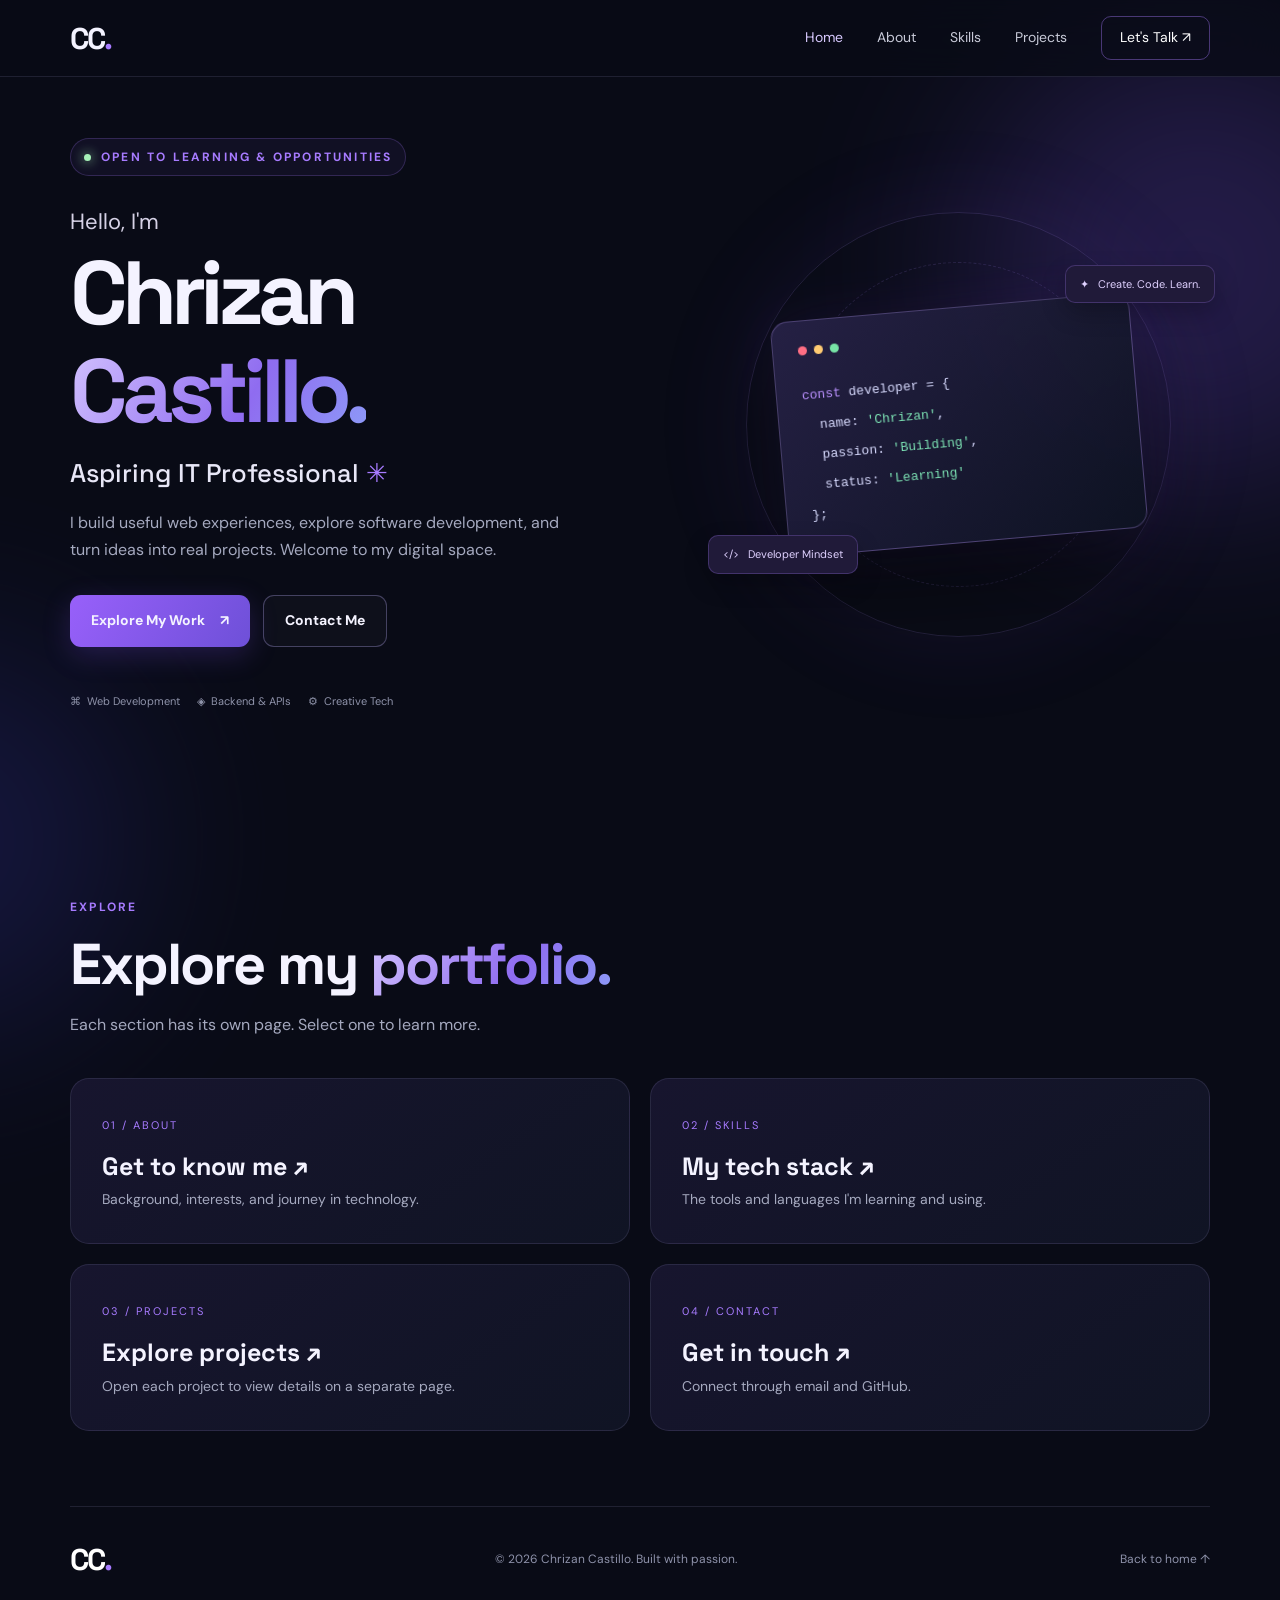
<file: index.html>
<!DOCTYPE html>
<html lang="en">
<head>
  <meta charset="UTF-8" />
  <meta name="viewport"
        content="width=device-width, initial-scale=1.0" />

  <meta name="description"
        content="Chrizan Castillo — aspiring IT professional and web developer portfolio." />

  <meta name="theme-color" content="#090b16" />

  <title>Home | Chrizan Castillo</title>

  <link rel="preconnect"
        href="https://fonts.googleapis.com" />

  <link rel="preconnect"
        href="https://fonts.gstatic.com"
        crossorigin />

  <link
    href="https://fonts.googleapis.com/css2?family=DM+Sans:wght@400;500;600;700&family=Space+Grotesk:wght@400;500;600;700&display=swap"
    rel="stylesheet"
  />

  <link rel="stylesheet" href="style.css" />

  <script src="script.js" defer></script>
</head>

<body>

  <!-- Background glow -->
  <div class="glow glow-one" aria-hidden="true"></div>
  <div class="glow glow-two" aria-hidden="true"></div>

  <!-- Navigation -->
  <header class="site-header">
    <nav class="container nav" aria-label="Main navigation">

      <a class="brand" href="index.html">
        CC<span>.</span>
      </a>

      <button
        class="menu-toggle"
        type="button"
        aria-expanded="false"
        aria-controls="nav-links"
        aria-label="Toggle navigation"
      >
        ☰
      </button>

      <div class="nav-links" id="nav-links">
        <a href="index.html">Home</a>
        <a href="about.html">About</a>
        <a href="skills.html">Skills</a>
        <a href="projects.html">Projects</a>
        <a href="contact.html" class="nav-contact">
          Let's Talk ↗
        </a>
      </div>

    </nav>
  </header>

  <main>

    <!-- HOME SECTION -->
    <section id="home" class="hero container">

      <!-- Left side -->
      <div class="hero-copy reveal">

        <div class="eyebrow">
          <span class="status-dot"></span>
          OPEN TO LEARNING & OPPORTUNITIES
        </div>

        <p class="intro">Hello, I'm</p>

        <h1>
          Chrizan<br />
          <span>Castillo.</span>
        </h1>

        <h2>
          Aspiring IT Professional
          <span class="sparkle">✳</span>
        </h2>

        <p class="hero-description">
          I build useful web experiences, explore software
          development, and turn ideas into real projects.
          Welcome to my digital space.
        </p>

        <div class="hero-buttons">

          <a href="projects.html" class="btn btn-primary">
            Explore My Work <span>↗</span>
          </a>

          <a href="contact.html" class="btn btn-secondary">
            Contact Me
          </a>

        </div>

        <div class="hero-mini">
          <span>⌘ &nbsp;Web Development</span>
          <span>◈ &nbsp;Backend & APIs</span>
          <span>⚙ &nbsp;Creative Tech</span>
        </div>

      </div>

      <!-- Right side: Animated developer card -->
      <div class="hero-art reveal" aria-hidden="true">

        <!-- Animated orbits -->
        <div class="orbit orbit-outer"></div>
        <div class="orbit orbit-inner"></div>

        <!-- Developer code card -->
        <div class="glass-card code-card">

          <div class="card-dots">
            <i></i>
            <i></i>
            <i></i>
          </div>

          <code>
            <span class="code-purple">const</span>
            developer = {<br />

            &nbsp;&nbsp;name:
            <span class="code-green">'Chrizan'</span>,<br />

            &nbsp;&nbsp;passion:
            <span class="code-green">'Building'</span>,<br />

            &nbsp;&nbsp;status:
            <span class="code-green">'Learning'</span><br />

            };
          </code>

        </div>

        <!-- Floating badges -->
        <div class="floating-badge badge-top">
          ✦ &nbsp; Create. Code. Learn.
        </div>

        <div class="floating-badge badge-bottom">
          &lt;/&gt; &nbsp; Developer Mindset
        </div>

      </div>

    </section>

    <!-- EXPLORE PORTFOLIO -->
    <section class="section container reveal">

      <div class="section-heading">

        <span class="section-index">EXPLORE</span>

        <h2>
          Explore my <span>portfolio.</span>
        </h2>

        <p>
          Each section has its own page.
          Select one to learn more.
        </p>

      </div>

      <div class="page-grid">

        <!-- About -->
        <a class="page-tile" href="about.html">
          <span>01 / ABOUT</span>
          <h3>Get to know me ↗</h3>
          <p>
            Background, interests, and journey in technology.
          </p>
        </a>

        <!-- Skills -->
        <a class="page-tile" href="skills.html">
          <span>02 / SKILLS</span>
          <h3>My tech stack ↗</h3>
          <p>
            The tools and languages I'm learning and using.
          </p>
        </a>

        <!-- Projects -->
        <a class="page-tile" href="projects.html">
          <span>03 / PROJECTS</span>
          <h3>Explore projects ↗</h3>
          <p>
            Open each project to view details
            on a separate page.
          </p>
        </a>

        <!-- Contact -->
        <a class="page-tile" href="contact.html">
          <span>04 / CONTACT</span>
          <h3>Get in touch ↗</h3>
          <p>
            Connect through email and GitHub.
          </p>
        </a>

      </div>

    </section>

  </main>

  <!-- Footer -->
  <footer class="container footer">

    <a class="brand" href="index.html">
      CC<span>.</span>
    </a>

    <span>
      © <span id="year"></span> Chrizan Castillo.
      Built with passion.
    </span>

    <a href="index.html">
      Back to home ↑
    </a>

  </footer>

</body>
</html>
</file>
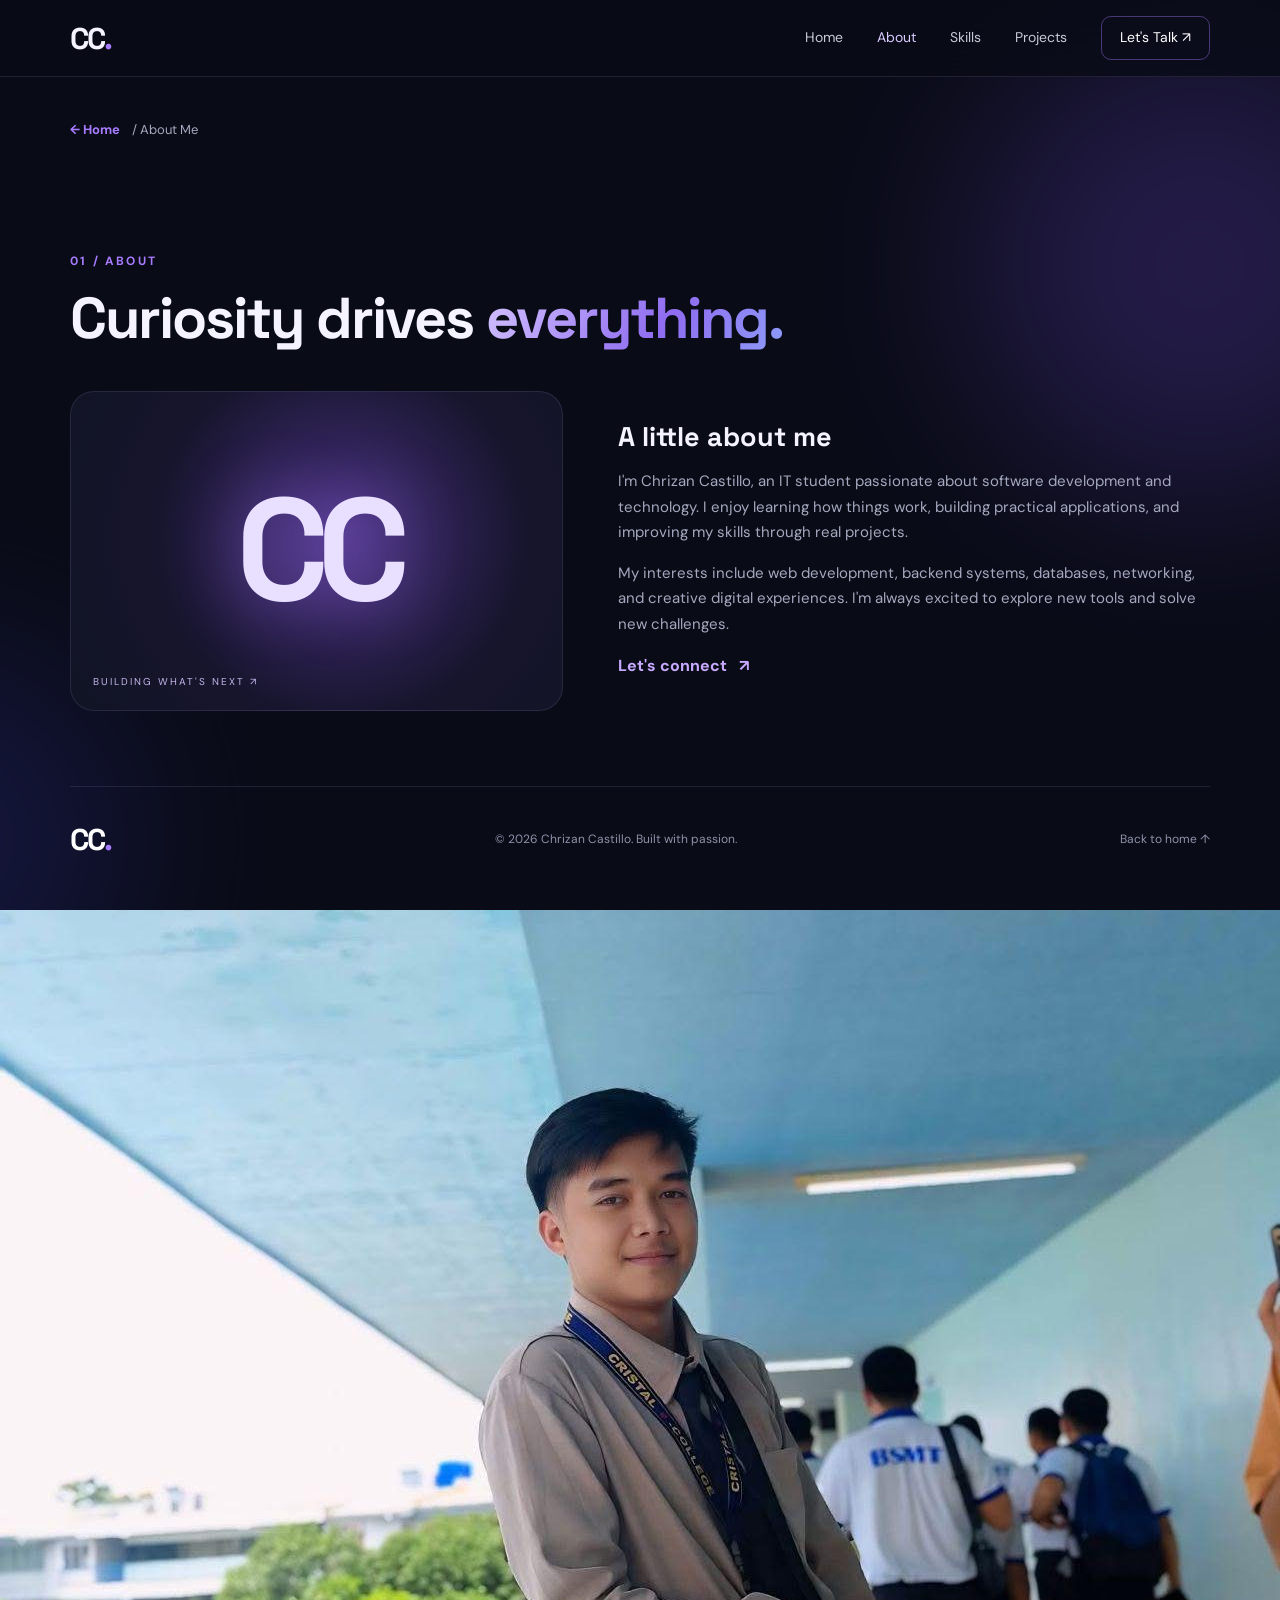
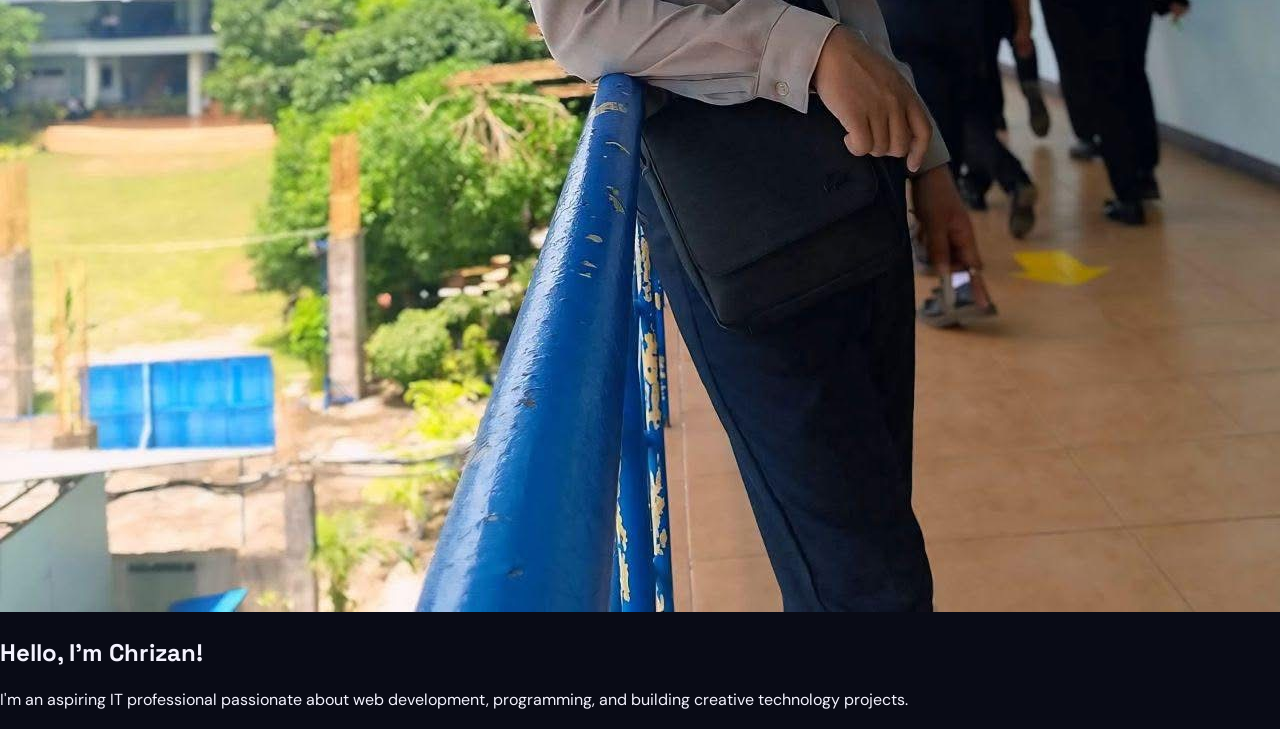
<file: about.html>
<!DOCTYPE html>
<html lang="en">
<head>
  <meta charset="UTF-8" />
  <meta name="viewport" content="width=device-width, initial-scale=1.0" />
  <meta name="description" content="Chrizan Castillo — aspiring IT professional and web developer portfolio." />
  <meta name="theme-color" content="#090b16" />
  <title>About Me | Chrizan Castillo</title>
  <link rel="preconnect" href="https://fonts.googleapis.com" />
  <link rel="preconnect" href="https://fonts.gstatic.com" crossorigin />
  <link href="https://fonts.googleapis.com/css2?family=DM+Sans:wght@400;500;600;700&family=Space+Grotesk:wght@400;500;600;700&display=swap" rel="stylesheet" />
  <link rel="stylesheet" href="style.css" />
  <script src="script.js" defer></script>
</head>
<body><div class="glow glow-one" aria-hidden="true"></div><div class="glow glow-two" aria-hidden="true"></div><header class="site-header"><nav class="container nav" aria-label="Main navigation"><a class="brand" href="index.html">CC<span>.</span></a><button class="menu-toggle" type="button" aria-expanded="false" aria-controls="nav-links" aria-label="Toggle navigation">☰</button><div class="nav-links" id="nav-links"><a href="index.html">Home</a><a href="about.html">About</a><a href="skills.html">Skills</a><a href="projects.html">Projects</a><a href="contact.html" class="nav-contact">Let's Talk ↗</a></div></nav></header><main><div class="container page-top"><a class="text-link" href="index.html">← Home</a><span>/ About Me</span></div>    <section id="about" class="section container reveal">
      <div class="section-heading"><span class="section-index">01 / ABOUT</span><h2>Curiosity drives <span>everything.</span></h2></div>
      <div class="about-grid"><div class="about-monogram"><span>CC</span><small>BUILDING WHAT'S NEXT ↗</small></div><div class="about-copy"><h3>A little about me</h3><p>I'm Chrizan Castillo, an IT student passionate about software development and technology. I enjoy learning how things work, building practical applications, and improving my skills through real projects.</p><p>My interests include web development, backend systems, databases, networking, and creative digital experiences. I'm always excited to explore new tools and solve new challenges.</p><a href="contact.html" class="text-link">Let's connect <span>↗</span></a></div></div>
    </section></main><footer class="container footer"><a class="brand" href="index.html">CC<span>.</span></a><span>© <span id="year"></span> Chrizan Castillo. Built with passion.</span><a href="index.html">Back to home ↑</a></footer></body></html>

<div class="about-profile">
  <div class="about-photo">
    <img
      src="images/profile.jpg"
      alt="Chrizan Castillo"
    />
  </div>

  <div class="about-details">
    <h2>Hello, I'm Chrizan!</h2>
    <p>
      I'm an aspiring IT professional passionate
      about web development, programming,
      and building creative technology projects.
    </p>
  </div>
</div>
</file>
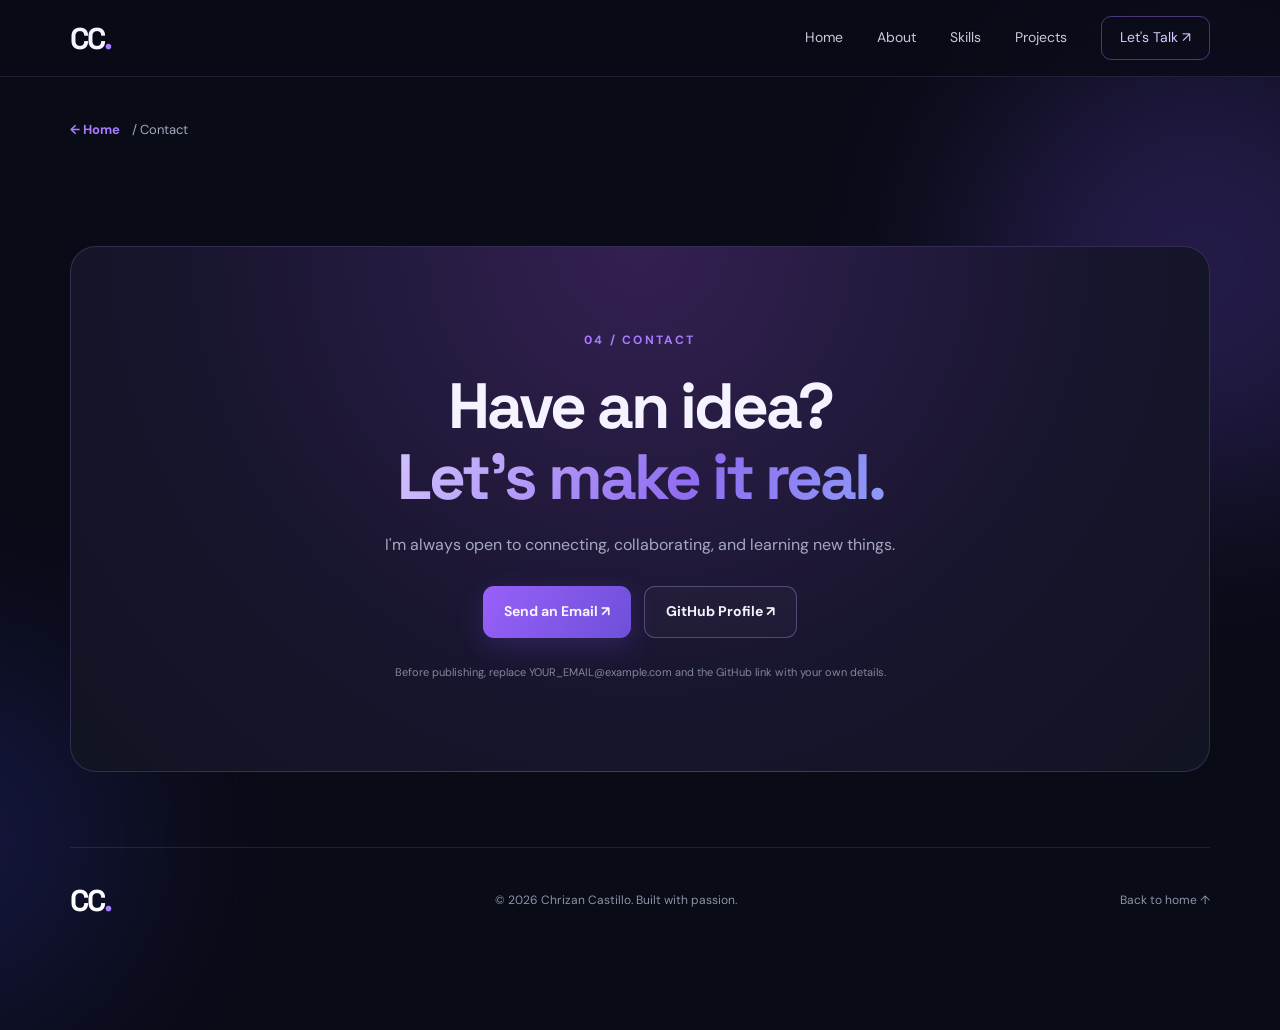
<file: contact.html>
<!DOCTYPE html>
<html lang="en">
<head>
  <meta charset="UTF-8" />
  <meta name="viewport" content="width=device-width, initial-scale=1.0" />
  <meta name="description" content="Chrizan Castillo — aspiring IT professional and web developer portfolio." />
  <meta name="theme-color" content="#090b16" />
  <title>Contact | Chrizan Castillo</title>
  <link rel="preconnect" href="https://fonts.googleapis.com" />
  <link rel="preconnect" href="https://fonts.gstatic.com" crossorigin />
  <link href="https://fonts.googleapis.com/css2?family=DM+Sans:wght@400;500;600;700&family=Space+Grotesk:wght@400;500;600;700&display=swap" rel="stylesheet" />
  <link rel="stylesheet" href="style.css" />
  <script src="script.js" defer></script>
</head>
<body><div class="glow glow-one" aria-hidden="true"></div><div class="glow glow-two" aria-hidden="true"></div><header class="site-header"><nav class="container nav" aria-label="Main navigation"><a class="brand" href="index.html">CC<span>.</span></a><button class="menu-toggle" type="button" aria-expanded="false" aria-controls="nav-links" aria-label="Toggle navigation">☰</button><div class="nav-links" id="nav-links"><a href="index.html">Home</a><a href="about.html">About</a><a href="skills.html">Skills</a><a href="projects.html">Projects</a><a href="contact.html" class="nav-contact">Let's Talk ↗</a></div></nav></header><main><div class="container page-top"><a class="text-link" href="index.html">← Home</a><span>/ Contact</span></div>    <section id="contact" class="section container reveal"><div class="contact-panel"><span class="section-index">04 / CONTACT</span><h2>Have an idea?<br /><span>Let's make it real.</span></h2><p>I'm always open to connecting, collaborating, and learning new things.</p><div class="contact-buttons"><a class="btn btn-primary" href="mailto:YOUR_EMAIL@example.com">Send an Email ↗</a><a class="btn btn-secondary" href="https://github.com/" target="_blank" rel="noopener noreferrer">GitHub Profile ↗</a></div><p class="contact-note">Before publishing, replace YOUR_EMAIL@example.com and the GitHub link with your own details.</p></div></section></main><footer class="container footer"><a class="brand" href="index.html">CC<span>.</span></a><span>© <span id="year"></span> Chrizan Castillo. Built with passion.</span><a href="index.html">Back to home ↑</a></footer></body></html>
</file>
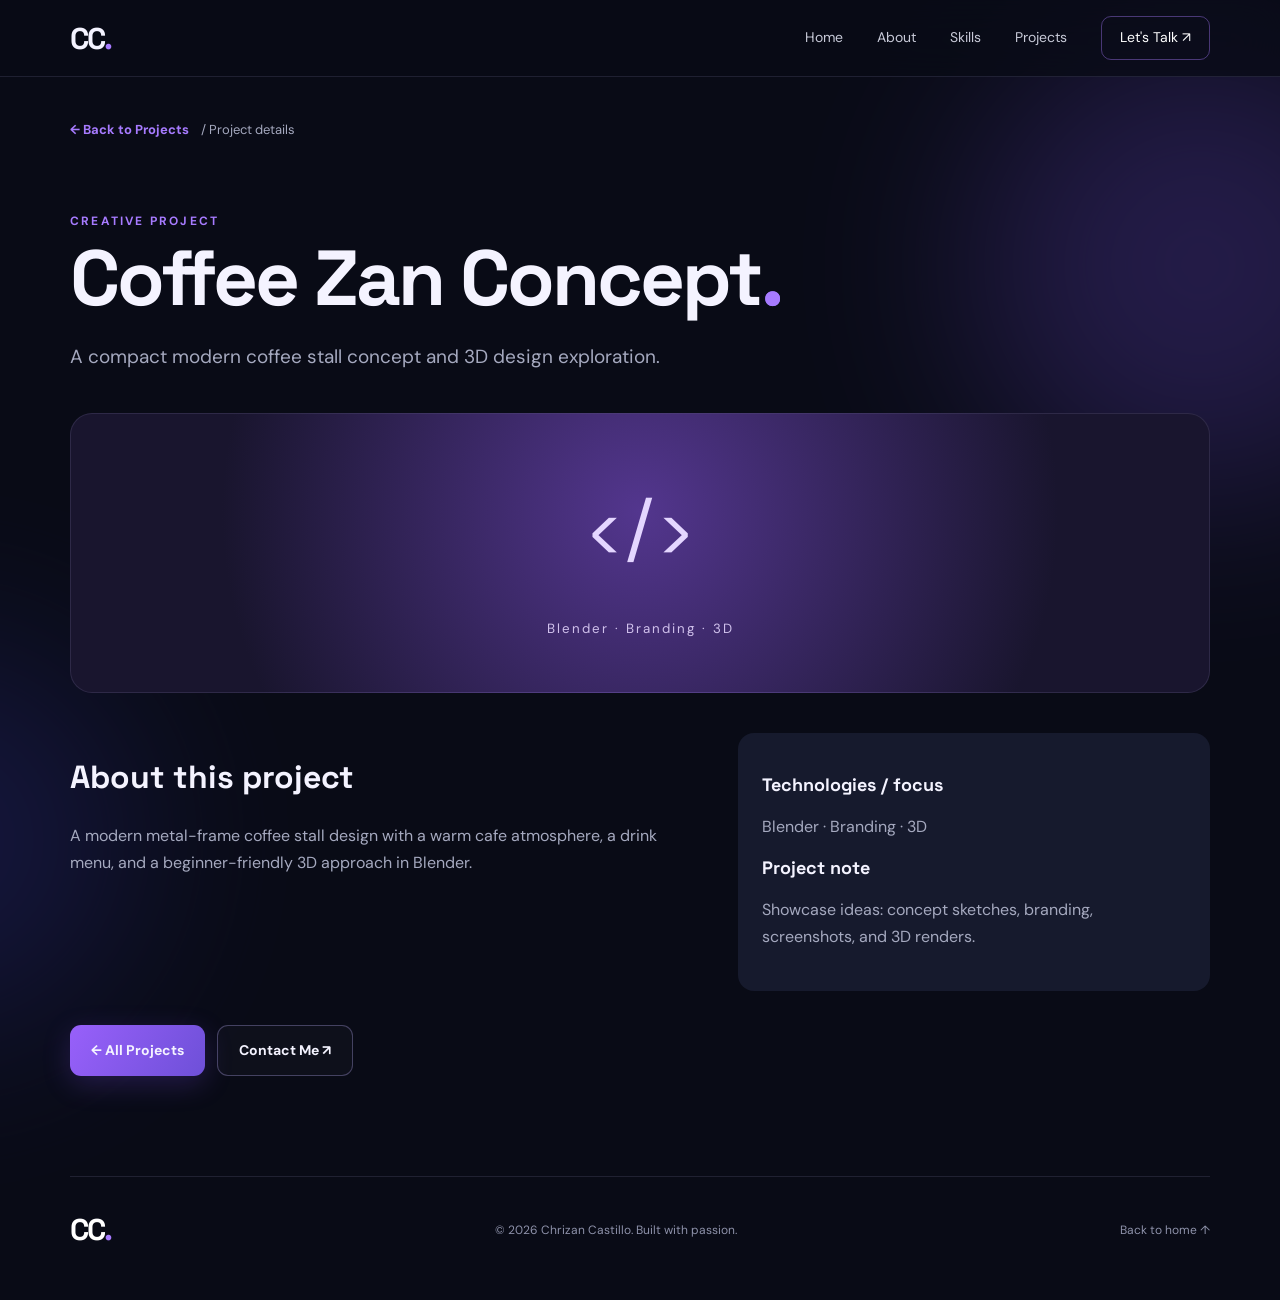
<file: project-coffee-zan.html>
<!DOCTYPE html>
<html lang="en">
<head>
  <meta charset="UTF-8" />
  <meta name="viewport" content="width=device-width, initial-scale=1.0" />
  <meta name="description" content="Chrizan Castillo — aspiring IT professional and web developer portfolio." />
  <meta name="theme-color" content="#090b16" />
  <title>Coffee Zan Concept | Chrizan Castillo</title>
  <link rel="preconnect" href="https://fonts.googleapis.com" />
  <link rel="preconnect" href="https://fonts.gstatic.com" crossorigin />
  <link href="https://fonts.googleapis.com/css2?family=DM+Sans:wght@400;500;600;700&family=Space+Grotesk:wght@400;500;600;700&display=swap" rel="stylesheet" />
  <link rel="stylesheet" href="style.css" />
  <script src="script.js" defer></script>
</head>
<body><div class="glow glow-one" aria-hidden="true"></div><div class="glow glow-two" aria-hidden="true"></div><header class="site-header"><nav class="container nav" aria-label="Main navigation"><a class="brand" href="index.html">CC<span>.</span></a><button class="menu-toggle" type="button" aria-expanded="false" aria-controls="nav-links" aria-label="Toggle navigation">☰</button><div class="nav-links" id="nav-links"><a href="index.html">Home</a><a href="about.html">About</a><a href="skills.html">Skills</a><a href="projects.html">Projects</a><a href="contact.html" class="nav-contact">Let's Talk ↗</a></div></nav></header><main><div class="container page-top"><a class="text-link back-link" href="projects.html">← Back to Projects</a><span>/ Project details</span></div><article class="container detail-page reveal"><span class="section-index">CREATIVE PROJECT</span><h1>Coffee Zan Concept<span class="accent-period">.</span></h1><p class="detail-lead">A compact modern coffee stall concept and 3D design exploration.</p><div class="detail-banner"><span>&lt;/&gt;</span><small>Blender · Branding · 3D</small></div><div class="detail-grid"><section><h2>About this project</h2><p>A modern metal-frame coffee stall design with a warm cafe atmosphere, a drink menu, and a beginner-friendly 3D approach in Blender.</p></section><aside><h3>Technologies / focus</h3><p>Blender · Branding · 3D</p><h3>Project note</h3><p>Showcase ideas: concept sketches, branding, screenshots, and 3D renders.</p></aside></div><div class="detail-actions"><a class="btn btn-primary" href="projects.html">← All Projects</a><a class="btn btn-secondary" href="contact.html">Contact Me ↗</a></div></article></main><footer class="container footer"><a class="brand" href="index.html">CC<span>.</span></a><span>© <span id="year"></span> Chrizan Castillo. Built with passion.</span><a href="index.html">Back to home ↑</a></footer></body></html>
</file>
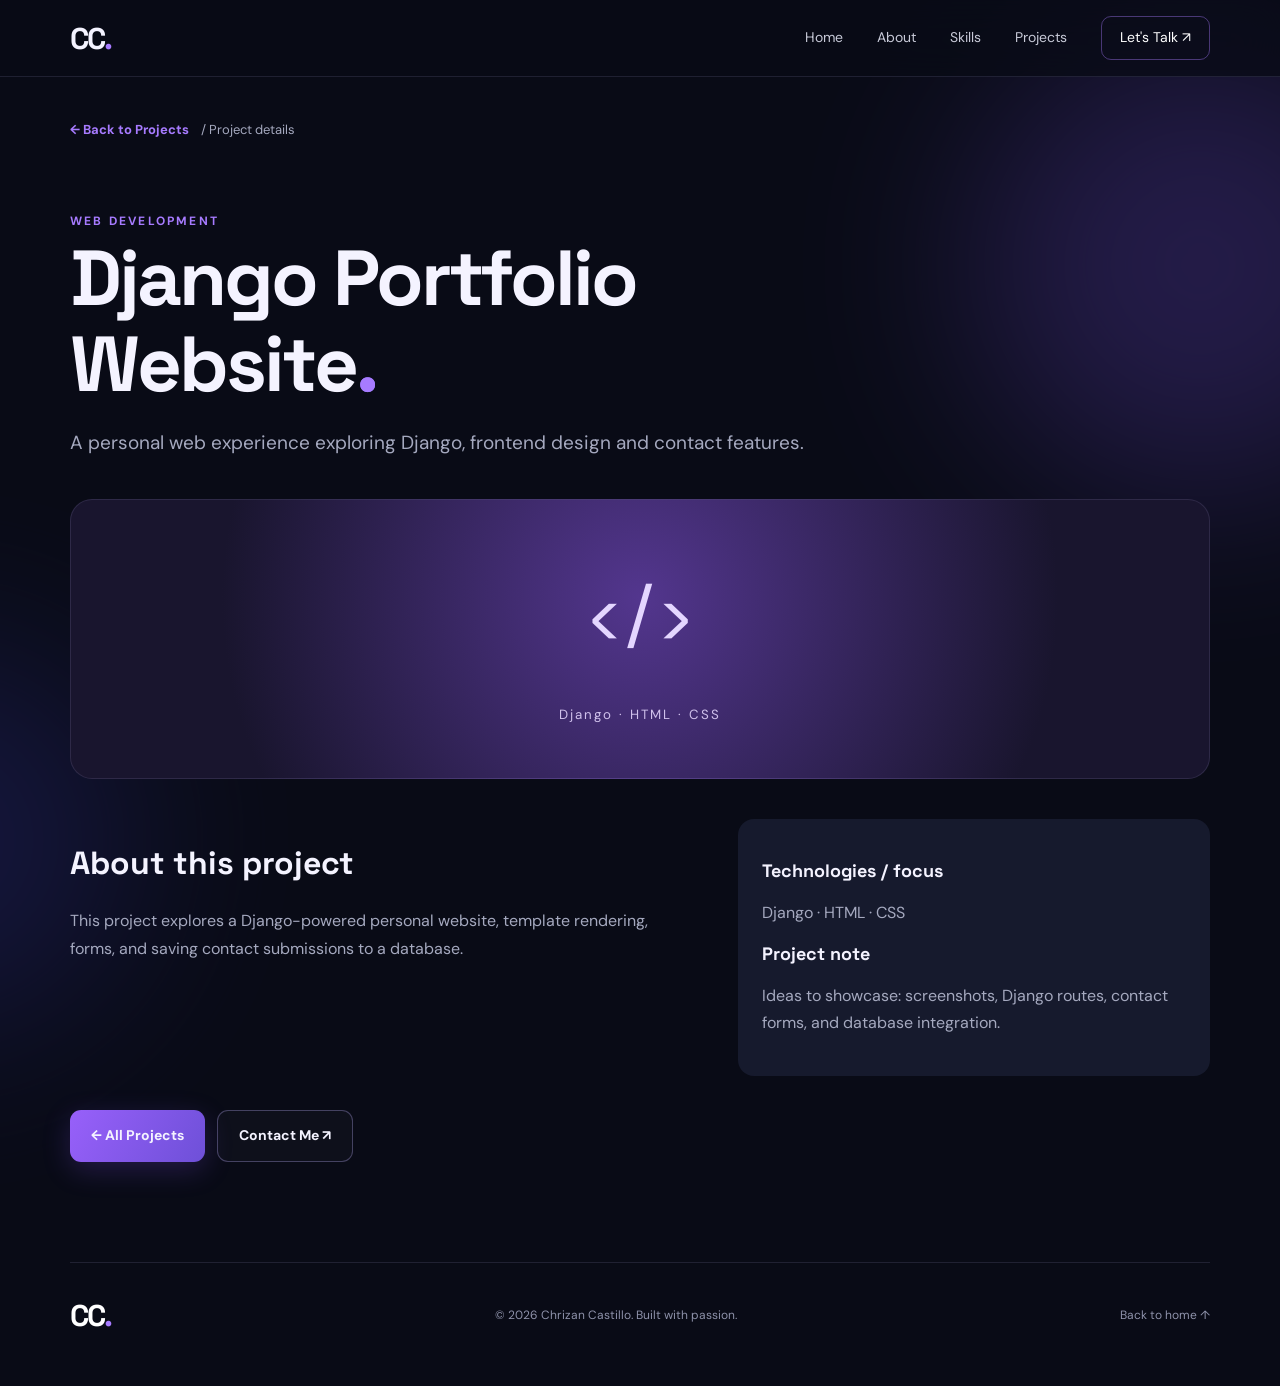
<file: project-django-portfolio.html>
<!DOCTYPE html>
<html lang="en">
<head>
  <meta charset="UTF-8" />
  <meta name="viewport" content="width=device-width, initial-scale=1.0" />
  <meta name="description" content="Chrizan Castillo — aspiring IT professional and web developer portfolio." />
  <meta name="theme-color" content="#090b16" />
  <title>Django Portfolio Website | Chrizan Castillo</title>
  <link rel="preconnect" href="https://fonts.googleapis.com" />
  <link rel="preconnect" href="https://fonts.gstatic.com" crossorigin />
  <link href="https://fonts.googleapis.com/css2?family=DM+Sans:wght@400;500;600;700&family=Space+Grotesk:wght@400;500;600;700&display=swap" rel="stylesheet" />
  <link rel="stylesheet" href="style.css" />
  <script src="script.js" defer></script>
</head>
<body><div class="glow glow-one" aria-hidden="true"></div><div class="glow glow-two" aria-hidden="true"></div><header class="site-header"><nav class="container nav" aria-label="Main navigation"><a class="brand" href="index.html">CC<span>.</span></a><button class="menu-toggle" type="button" aria-expanded="false" aria-controls="nav-links" aria-label="Toggle navigation">☰</button><div class="nav-links" id="nav-links"><a href="index.html">Home</a><a href="about.html">About</a><a href="skills.html">Skills</a><a href="projects.html">Projects</a><a href="contact.html" class="nav-contact">Let's Talk ↗</a></div></nav></header><main><div class="container page-top"><a class="text-link back-link" href="projects.html">← Back to Projects</a><span>/ Project details</span></div><article class="container detail-page reveal"><span class="section-index">WEB DEVELOPMENT</span><h1>Django Portfolio Website<span class="accent-period">.</span></h1><p class="detail-lead">A personal web experience exploring Django, frontend design and contact features.</p><div class="detail-banner"><span>&lt;/&gt;</span><small>Django · HTML · CSS</small></div><div class="detail-grid"><section><h2>About this project</h2><p>This project explores a Django-powered personal website, template rendering, forms, and saving contact submissions to a database.</p></section><aside><h3>Technologies / focus</h3><p>Django · HTML · CSS</p><h3>Project note</h3><p>Ideas to showcase: screenshots, Django routes, contact forms, and database integration.</p></aside></div><div class="detail-actions"><a class="btn btn-primary" href="projects.html">← All Projects</a><a class="btn btn-secondary" href="contact.html">Contact Me ↗</a></div></article></main><footer class="container footer"><a class="brand" href="index.html">CC<span>.</span></a><span>© <span id="year"></span> Chrizan Castillo. Built with passion.</span><a href="index.html">Back to home ↑</a></footer></body></html>
</file>
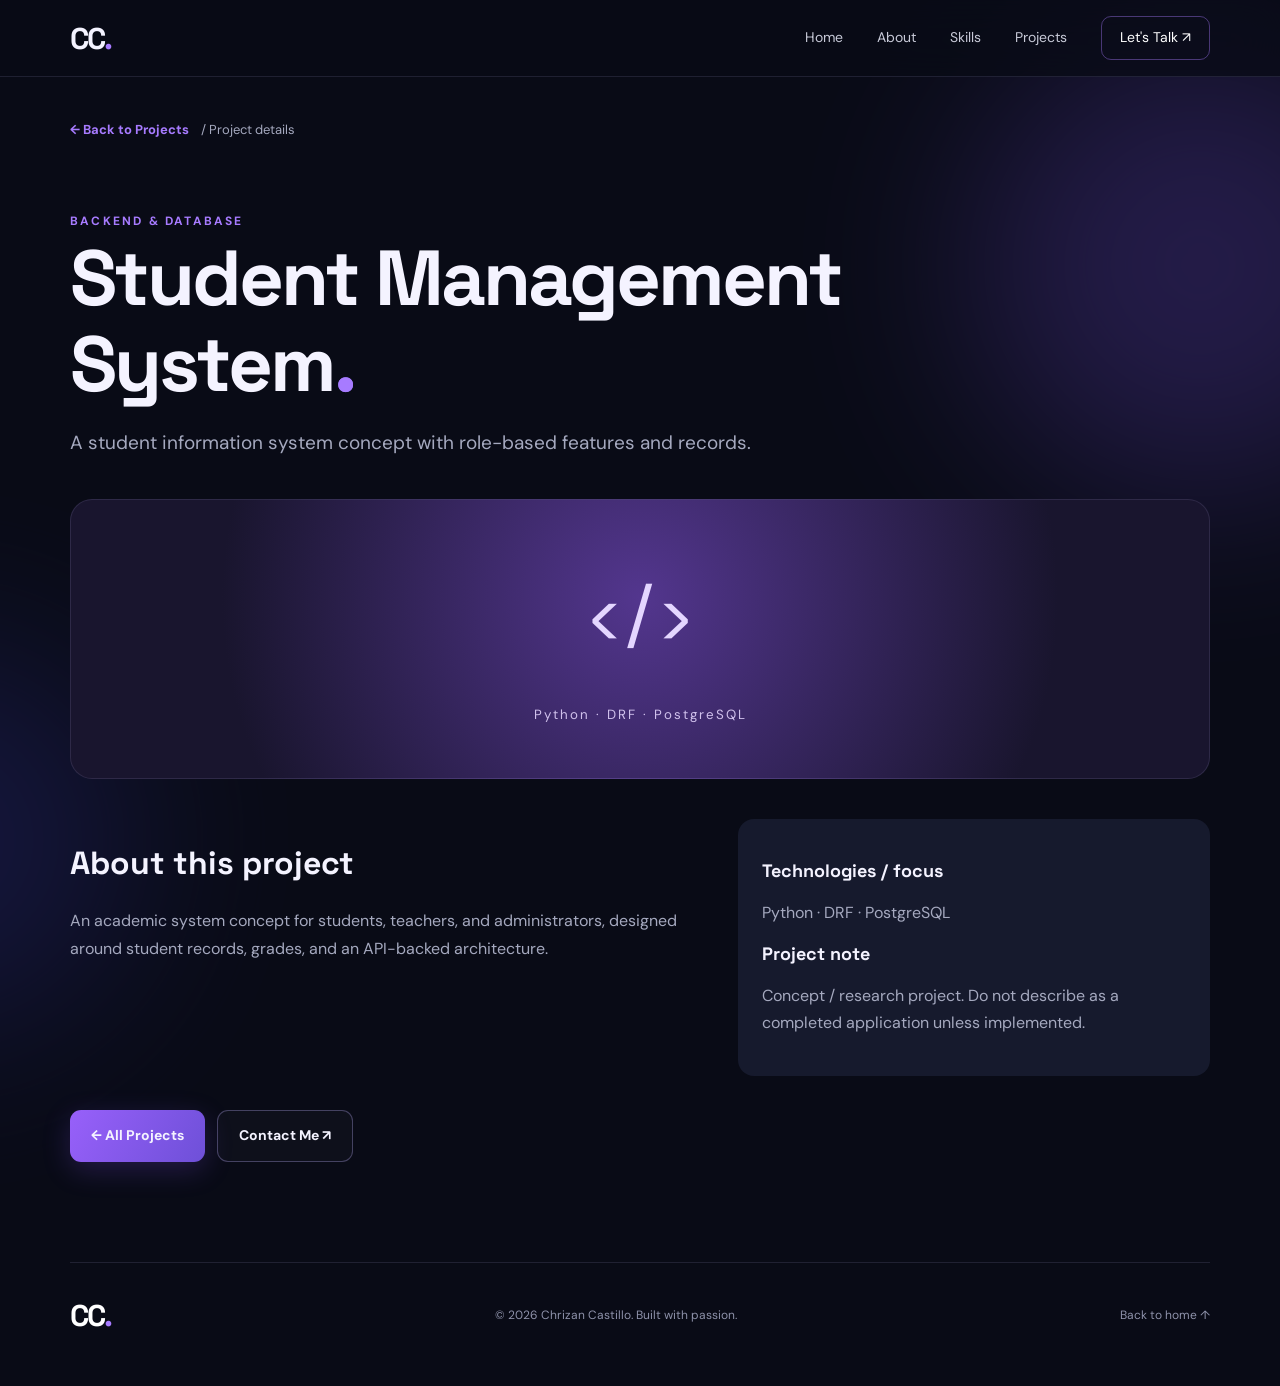
<file: project-student-management.html>
<!DOCTYPE html>
<html lang="en">
<head>
  <meta charset="UTF-8" />
  <meta name="viewport" content="width=device-width, initial-scale=1.0" />
  <meta name="description" content="Chrizan Castillo — aspiring IT professional and web developer portfolio." />
  <meta name="theme-color" content="#090b16" />
  <title>Student Management System | Chrizan Castillo</title>
  <link rel="preconnect" href="https://fonts.googleapis.com" />
  <link rel="preconnect" href="https://fonts.gstatic.com" crossorigin />
  <link href="https://fonts.googleapis.com/css2?family=DM+Sans:wght@400;500;600;700&family=Space+Grotesk:wght@400;500;600;700&display=swap" rel="stylesheet" />
  <link rel="stylesheet" href="style.css" />
  <script src="script.js" defer></script>
</head>
<body><div class="glow glow-one" aria-hidden="true"></div><div class="glow glow-two" aria-hidden="true"></div><header class="site-header"><nav class="container nav" aria-label="Main navigation"><a class="brand" href="index.html">CC<span>.</span></a><button class="menu-toggle" type="button" aria-expanded="false" aria-controls="nav-links" aria-label="Toggle navigation">☰</button><div class="nav-links" id="nav-links"><a href="index.html">Home</a><a href="about.html">About</a><a href="skills.html">Skills</a><a href="projects.html">Projects</a><a href="contact.html" class="nav-contact">Let's Talk ↗</a></div></nav></header><main><div class="container page-top"><a class="text-link back-link" href="projects.html">← Back to Projects</a><span>/ Project details</span></div><article class="container detail-page reveal"><span class="section-index">BACKEND & DATABASE</span><h1>Student Management System<span class="accent-period">.</span></h1><p class="detail-lead">A student information system concept with role-based features and records.</p><div class="detail-banner"><span>&lt;/&gt;</span><small>Python · DRF · PostgreSQL</small></div><div class="detail-grid"><section><h2>About this project</h2><p>An academic system concept for students, teachers, and administrators, designed around student records, grades, and an API-backed architecture.</p></section><aside><h3>Technologies / focus</h3><p>Python · DRF · PostgreSQL</p><h3>Project note</h3><p>Concept / research project. Do not describe as a completed application unless implemented.</p></aside></div><div class="detail-actions"><a class="btn btn-primary" href="projects.html">← All Projects</a><a class="btn btn-secondary" href="contact.html">Contact Me ↗</a></div></article></main><footer class="container footer"><a class="brand" href="index.html">CC<span>.</span></a><span>© <span id="year"></span> Chrizan Castillo. Built with passion.</span><a href="index.html">Back to home ↑</a></footer></body></html>
</file>
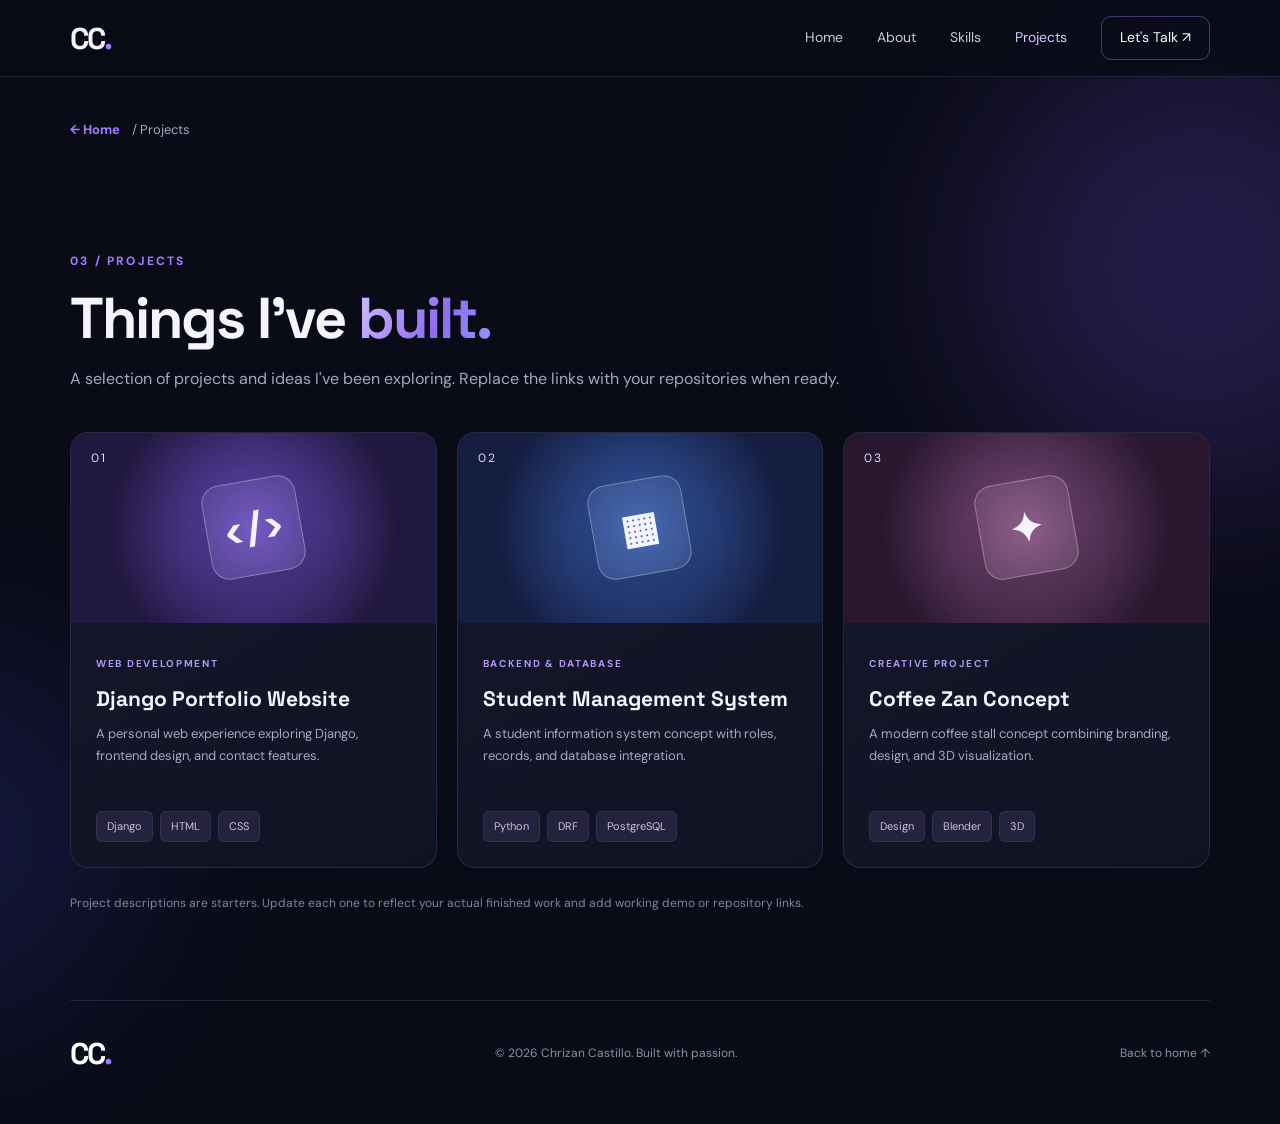
<file: projects.html>
<!DOCTYPE html>
<html lang="en">
<head>
  <meta charset="UTF-8" />
  <meta name="viewport" content="width=device-width, initial-scale=1.0" />
  <meta name="description" content="Chrizan Castillo — aspiring IT professional and web developer portfolio." />
  <meta name="theme-color" content="#090b16" />
  <title>Projects | Chrizan Castillo</title>
  <link rel="preconnect" href="https://fonts.googleapis.com" />
  <link rel="preconnect" href="https://fonts.gstatic.com" crossorigin />
  <link href="https://fonts.googleapis.com/css2?family=DM+Sans:wght@400;500;600;700&family=Space+Grotesk:wght@400;500;600;700&display=swap" rel="stylesheet" />
  <link rel="stylesheet" href="style.css" />
  <script src="script.js" defer></script>
</head>
<body><div class="glow glow-one" aria-hidden="true"></div><div class="glow glow-two" aria-hidden="true"></div><header class="site-header"><nav class="container nav" aria-label="Main navigation"><a class="brand" href="index.html">CC<span>.</span></a><button class="menu-toggle" type="button" aria-expanded="false" aria-controls="nav-links" aria-label="Toggle navigation">☰</button><div class="nav-links" id="nav-links"><a href="index.html">Home</a><a href="about.html">About</a><a href="skills.html">Skills</a><a href="projects.html">Projects</a><a href="contact.html" class="nav-contact">Let's Talk ↗</a></div></nav></header><main><div class="container page-top"><a class="text-link" href="index.html">← Home</a><span>/ Projects</span></div>    <section id="projects" class="section container reveal">
      <div class="section-heading"><span class="section-index">03 / PROJECTS</span><h2>Things I've <span>built.</span></h2><p>A selection of projects and ideas I've been exploring. Replace the links with your repositories when ready.</p></div>
      <div class="projects-grid">
        <a class="project-click" href="project-django-portfolio.html" aria-label="View project details"><article class="project-card"><div class="project-art project-art-one"><span>01</span><div class="project-symbol">&lt;/&gt;</div></div><div class="project-content"><span class="project-type">WEB DEVELOPMENT</span><h3>Django Portfolio Website</h3><p>A personal web experience exploring Django, frontend design, and contact features.</p><div class="tags"><span>Django</span><span>HTML</span><span>CSS</span></div></div></article></a>
        <a class="project-click" href="project-student-management.html" aria-label="View project details"><article class="project-card"><div class="project-art project-art-two"><span>02</span><div class="project-symbol">▦</div></div><div class="project-content"><span class="project-type">BACKEND & DATABASE</span><h3>Student Management System</h3><p>A student information system concept with roles, records, and database integration.</p><div class="tags"><span>Python</span><span>DRF</span><span>PostgreSQL</span></div></div></article></a>
        <a class="project-click" href="project-coffee-zan.html" aria-label="View project details"><article class="project-card"><div class="project-art project-art-three"><span>03</span><div class="project-symbol">✦</div></div><div class="project-content"><span class="project-type">CREATIVE PROJECT</span><h3>Coffee Zan Concept</h3><p>A modern coffee stall concept combining branding, design, and 3D visualization.</p><div class="tags"><span>Design</span><span>Blender</span><span>3D</span></div></div></article></a>
      </div>
      <p class="project-note">Project descriptions are starters. Update each one to reflect your actual finished work and add working demo or repository links.</p>
    </section></main><footer class="container footer"><a class="brand" href="index.html">CC<span>.</span></a><span>© <span id="year"></span> Chrizan Castillo. Built with passion.</span><a href="index.html">Back to home ↑</a></footer></body></html>
</file>
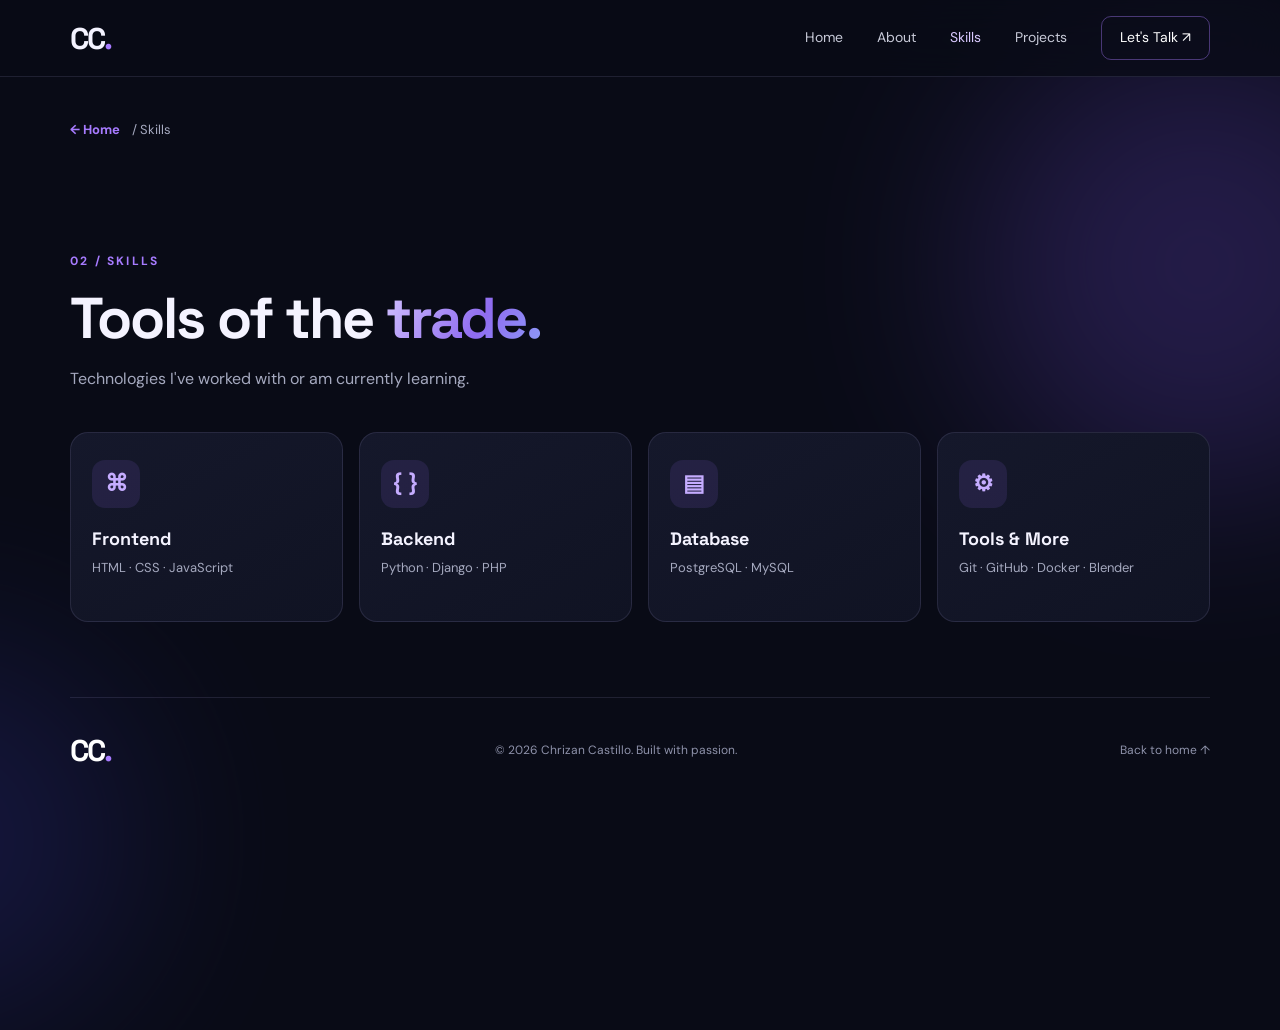
<file: skills.html>
<!DOCTYPE html>
<html lang="en">
<head>
  <meta charset="UTF-8" />
  <meta name="viewport" content="width=device-width, initial-scale=1.0" />
  <meta name="description" content="Chrizan Castillo — aspiring IT professional and web developer portfolio." />
  <meta name="theme-color" content="#090b16" />
  <title>Skills | Chrizan Castillo</title>
  <link rel="preconnect" href="https://fonts.googleapis.com" />
  <link rel="preconnect" href="https://fonts.gstatic.com" crossorigin />
  <link href="https://fonts.googleapis.com/css2?family=DM+Sans:wght@400;500;600;700&family=Space+Grotesk:wght@400;500;600;700&display=swap" rel="stylesheet" />
  <link rel="stylesheet" href="style.css" />
  <script src="script.js" defer></script>
</head>
<body><div class="glow glow-one" aria-hidden="true"></div><div class="glow glow-two" aria-hidden="true"></div><header class="site-header"><nav class="container nav" aria-label="Main navigation"><a class="brand" href="index.html">CC<span>.</span></a><button class="menu-toggle" type="button" aria-expanded="false" aria-controls="nav-links" aria-label="Toggle navigation">☰</button><div class="nav-links" id="nav-links"><a href="index.html">Home</a><a href="about.html">About</a><a href="skills.html">Skills</a><a href="projects.html">Projects</a><a href="contact.html" class="nav-contact">Let's Talk ↗</a></div></nav></header><main><div class="container page-top"><a class="text-link" href="index.html">← Home</a><span>/ Skills</span></div>    <section id="skills" class="section container reveal">
      <div class="section-heading"><span class="section-index">02 / SKILLS</span><h2>Tools of the <span>trade.</span></h2><p>Technologies I've worked with or am currently learning.</p></div>
      <div class="skills-grid"><div class="skill-card"><span class="skill-icon">⌘</span><h3>Frontend</h3><p>HTML · CSS · JavaScript</p></div><div class="skill-card"><span class="skill-icon">{ }</span><h3>Backend</h3><p>Python · Django · PHP</p></div><div class="skill-card"><span class="skill-icon">▤</span><h3>Database</h3><p>PostgreSQL · MySQL</p></div><div class="skill-card"><span class="skill-icon">⚙</span><h3>Tools & More</h3><p>Git · GitHub · Docker · Blender</p></div></div>
    </section></main><footer class="container footer"><a class="brand" href="index.html">CC<span>.</span></a><span>© <span id="year"></span> Chrizan Castillo. Built with passion.</span><a href="index.html">Back to home ↑</a></footer></body></html>
</file>
<file: style.css>
:root{--bg:#090b16;--surface:#101424;--surface2:#161a2d;--text:#f4f3ff;--muted:#a5a9bf;--accent:#a77bff;--accent2:#6c47dc;--border:rgba(188,178,239,.13)}*{box-sizing:border-box}html{scroll-behavior:smooth;scroll-padding-top:85px}body{margin:0;background:var(--bg);color:var(--text);font-family:'DM Sans',sans-serif;line-height:1.7;overflow-x:hidden}a{color:inherit;text-decoration:none}button{font:inherit}.container{width:min(1140px,calc(100% - 44px));margin:auto}.glow{position:absolute;z-index:-1;pointer-events:none;filter:blur(95px);border-radius:50%;opacity:.24}.glow-one{width:460px;height:460px;top:35px;right:-150px;background:#7850e4}.glow-two{width:380px;height:380px;top:650px;left:-250px;background:#3c3cba}.site-header{position:sticky;top:0;z-index:100;background:rgba(9,11,22,.75);backdrop-filter:blur(20px);border-bottom:1px solid var(--border)}.nav{min-height:76px;display:flex;justify-content:space-between;align-items:center}.brand{font-family:'Space Grotesk',sans-serif;font-weight:700;font-size:30px;letter-spacing:-2px}.brand span{color:var(--accent)}.nav-links{display:flex;align-items:center;gap:34px}.nav-links a{font-size:14px;color:#c8cad8;transition:color .2s}.nav-links a:hover,.footer a:hover{color:var(--accent)}.nav-links .nav-contact{color:#fff;border:1px solid rgba(167,123,255,.4);padding:9px 18px;border-radius:10px}.menu-toggle{display:none;background:none;border:0;color:#fff;font-size:27px;cursor:pointer}.hero{min-height:710px;display:grid;grid-template-columns:1.2fr 1fr;align-items:center;gap:35px;padding-top:55px;padding-bottom:70px}.eyebrow,.section-index{font-size:12px;letter-spacing:2.2px;font-weight:700;color:var(--accent)}.eyebrow{display:inline-flex;align-items:center;gap:10px;border:1px solid rgba(167,123,255,.22);padding:8px 13px;border-radius:100px;background:rgba(128,89,224,.07)}.status-dot{width:7px;height:7px;background:#a6f2b8;border-radius:50%;box-shadow:0 0 12px #a6f2b8}.intro{font-size:22px;color:#d5d1e5;margin:27px 0 0}h1,h2,h3{font-family:'Space Grotesk',sans-serif;line-height:1.1}h1{font-size:clamp(60px,7vw,104px);letter-spacing:-6px;margin:3px 0 18px}h1 span,.section-heading h2 span,.contact-panel h2 span{background:linear-gradient(120deg,#d4c4ff,#8f6cf0 60%,#8d9cf8);-webkit-background-clip:text;background-clip:text;color:transparent}.hero h2{font-size:clamp(19px,2vw,27px);font-weight:500;color:#e8e7f7;margin:0}.sparkle{color:var(--accent)}.hero-description{font-size:16px;color:var(--muted);max-width:520px;margin:22px 0 32px}.hero-buttons,.contact-buttons{display:flex;gap:13px;flex-wrap:wrap}.btn{display:inline-flex;align-items:center;justify-content:center;gap:15px;border-radius:11px;font-size:14px;font-weight:700;padding:13px 21px;transition:transform .2s,box-shadow .2s}.btn:hover{transform:translateY(-3px)}.btn-primary{background:linear-gradient(120deg,#9860fa,#6e50d8);box-shadow:0 8px 28px rgba(121,75,232,.24)}.btn-primary:hover{box-shadow:0 10px 36px rgba(121,75,232,.44)}.btn-secondary{border:1px solid rgba(180,166,240,.33);background:rgba(255,255,255,.025)}.hero-mini{display:flex;flex-wrap:wrap;gap:17px;margin-top:45px;font-size:11px;color:#8f93aa}.hero-art{position:relative;min-height:450px;display:grid;place-items:center}.orbit{position:absolute;border:1px solid rgba(170,139,249,.16);border-radius:50%}.orbit-outer{height:425px;width:425px;box-shadow:0 0 100px rgba(115,72,220,.10)}.orbit-inner{height:325px;width:325px;border-style:dashed;animation:rotate 55s linear infinite}.glass-card{background:linear-gradient(135deg,rgba(38,33,70,.94),rgba(13,18,33,.96));border:1px solid rgba(188,157,255,.3);box-shadow:0 35px 95px rgba(0,0,0,.48),0 0 60px rgba(122,70,234,.12);backdrop-filter:blur(18px);border-radius:17px}.code-card{width:min(360px,95%);padding:25px;transform:rotate(-5deg);animation:float 5s ease-in-out infinite}.card-dots{display:flex;gap:7px;margin-bottom:25px}.card-dots i{width:9px;height:9px;border-radius:50%;background:#ff6e84}.card-dots i:nth-child(2){background:#ffcb72}.card-dots i:nth-child(3){background:#77e4a6}.code-card code{font-size:13px;line-height:2.15;color:#d8dbff}.code-purple{color:#ba90ff}.code-green{color:#7ce3b5}.floating-badge{position:absolute;background:#201a39;border:1px solid rgba(167,123,255,.25);border-radius:10px;padding:9px 14px;font-size:11px;color:#dfd1ff;box-shadow:0 10px 25px rgba(0,0,0,.23)}.badge-top{right:-5px;top:65px}.badge-bottom{bottom:76px;left:0}.section{padding-top:105px;padding-bottom:75px}.section-heading{margin-bottom:40px}.section-heading h2{font-size:clamp(37px,4.5vw,60px);letter-spacing:-2px;margin:14px 0}.section-heading p{color:var(--muted);margin:0}.about-grid{display:grid;grid-template-columns:1fr 1.2fr;gap:55px;align-items:center}.about-monogram{min-height:320px;background:radial-gradient(circle at 55% 45%,#48327f,#17152d 57%,#101424);border:1px solid var(--border);border-radius:24px;display:flex;align-items:center;justify-content:center;position:relative;overflow:hidden}.about-monogram>span{font-family:'Space Grotesk',sans-serif;font-size:145px;font-weight:700;letter-spacing:-12px;color:#e9dfff;text-shadow:0 0 60px #ab78ff80}.about-monogram small{position:absolute;bottom:20px;left:22px;letter-spacing:2px;font-size:10px;color:#c4b5ea}.about-copy h3{font-size:27px;margin:0 0 18px}.about-copy p{color:var(--muted);font-size:15px}.text-link{font-weight:700;color:#c7aaff}.text-link span{margin-left:8px}.skills-grid{display:grid;grid-template-columns:repeat(4,1fr);gap:16px}.skill-card,.project-card{background:linear-gradient(150deg,#15182b,#101323);border:1px solid var(--border);border-radius:18px;transition:transform .25s,border-color .25s}.skill-card:hover,.project-card:hover{transform:translateY(-6px);border-color:#7f60ba}.skill-card{padding:27px 21px;min-height:190px}.skill-icon{display:grid;place-items:center;width:48px;height:48px;border-radius:13px;background:rgba(150,105,245,.12);color:#c5acff;font-size:23px;font-weight:700}.skill-card h3{font-size:18px;margin:21px 0 8px}.skill-card p{margin:0;color:var(--muted);font-size:13px}.projects-grid{display:grid;grid-template-columns:repeat(3,1fr);gap:20px}.project-card{overflow:hidden}.project-art{height:190px;position:relative;display:grid;place-items:center;overflow:hidden}.project-art>span{position:absolute;top:15px;left:20px;font-size:12px;letter-spacing:2px;color:#e4d9ff}.project-art-one{background:radial-gradient(circle,#694cc0,#21183f 70%)}.project-art-two{background:radial-gradient(circle,#375eb1,#151e41 70%)}.project-art-three{background:radial-gradient(circle,#835081,#29172f 70%)}.project-symbol{display:grid;place-items:center;border:1px solid rgba(255,255,255,.3);border-radius:18px;width:95px;height:95px;font-size:40px;font-weight:700;transform:rotate(-10deg);background:rgba(255,255,255,.08);box-shadow:0 18px 40px rgba(0,0,0,.2)}.project-content{padding:25px}.project-type{font-size:10px;letter-spacing:1.7px;color:#b396f5;font-weight:700}.project-content h3{font-size:21px;margin:12px 0}.project-content p{font-size:13px;color:var(--muted);min-height:68px}.tags{display:flex;flex-wrap:wrap;gap:7px;margin-top:20px}.tags span{padding:5px 10px;background:#24223c;border:1px solid rgba(167,123,255,.13);color:#c7c1e3;font-size:11px;border-radius:6px}.project-note{font-size:12px;color:#81869e;margin-top:25px}.contact-panel{text-align:center;background:radial-gradient(circle at 50% 0,#332052,#17152d 60%,#111422);border:1px solid rgba(167,123,255,.22);padding:78px 25px;border-radius:26px}.contact-panel h2{font-size:clamp(40px,5vw,68px);letter-spacing:-3px;margin:19px 0}.contact-panel>p{color:var(--muted)}.contact-buttons{justify-content:center;margin-top:28px}.contact-panel .contact-note{font-size:11px;color:#8286a0;margin-top:25px}.footer{border-top:1px solid var(--border);padding:27px 0 45px;display:flex;justify-content:space-between;align-items:center;color:#8e92aa;font-size:12px;gap:20px}.footer .brand{color:#fff}.reveal{opacity:0;transform:translateY(24px);transition:opacity .75s,transform .75s}.reveal.visible{opacity:1;transform:translateY(0)}@keyframes float{0%,100%{transform:translateY(0) rotate(-5deg)}50%{transform:translateY(-13px) rotate(-3deg)}}@keyframes rotate{to{transform:rotate(360deg)}}@media(max-width:900px){.hero{grid-template-columns:1fr;min-height:auto;padding-top:85px}.hero-art{min-height:400px}.skills-grid{grid-template-columns:repeat(2,1fr)}.projects-grid{grid-template-columns:repeat(2,1fr)}.about-grid{gap:25px}.nav-links{gap:17px}}@media(max-width:640px){.container{width:min(100% - 32px,1140px)}.nav{min-height:68px}.menu-toggle{display:block}.nav-links{display:none;position:absolute;top:67px;left:0;right:0;background:#111326;border-bottom:1px solid var(--border);padding:17px 22px;flex-direction:column;align-items:stretch;gap:15px}.nav-links.is-open{display:flex}.nav-links .nav-contact{text-align:center}.hero{padding-top:65px}.hero h1{font-size:clamp(58px,15vw,83px);letter-spacing:-4px}.hero-mini{gap:12px;margin-top:33px}.hero-art{min-height:340px}.orbit-outer{width:300px;height:300px}.orbit-inner{width:240px;height:240px}.code-card{max-width:290px;padding:19px}.code-card code{font-size:11px}.badge-top{top:12px;right:0}.badge-bottom{bottom:18px;left:0}.section{padding:75px 0 45px}.about-grid,.projects-grid{grid-template-columns:1fr}.about-monogram{min-height:260px}.about-monogram>span{font-size:110px}.skills-grid{grid-template-columns:repeat(2,1fr);gap:10px}.skill-card{padding:20px 13px;min-height:175px}.skill-card h3{font-size:16px}.contact-panel{padding:60px 15px}.footer{flex-wrap:wrap;justify-content:center;text-align:center}.footer .brand{width:100%}}@media(prefers-reduced-motion:reduce){html{scroll-behavior:auto}*,*::before,*::after{animation-duration:.01ms!important;transition-duration:.01ms!important}.reveal{opacity:1;transform:none}}

/* Multi-page layout */
.page-top{padding-top:42px;display:flex;gap:12px;align-items:center;font-size:13px;color:var(--muted)}.page-top .text-link{color:var(--accent)}.page-grid{display:grid;grid-template-columns:repeat(2,1fr);gap:20px}.page-tile{display:block;background:linear-gradient(145deg,#17152e,#101424);border:1px solid var(--border);padding:31px;border-radius:19px;transition:transform .2s,border-color .2s}.page-tile:hover{transform:translateY(-5px);border-color:var(--accent)}.page-tile>span{font-size:11px;letter-spacing:2px;color:var(--accent)}.page-tile h3{font-size:25px;margin:16px 0 8px}.page-tile p{color:var(--muted);margin:0;font-size:14px}.project-click{display:block;min-width:0}.project-click:focus-visible,.page-tile:focus-visible,.nav-links a:focus-visible{outline:2px solid #d2b7ff;outline-offset:4px;border-radius:12px}.nav-links a[aria-current="page"]{color:#d9caff}.detail-page{padding-top:65px;padding-bottom:100px;min-height:70vh}.detail-page h1{font-size:clamp(43px,7vw,78px);letter-spacing:-3px;max-width:850px}.accent-period{color:var(--accent)}.detail-lead{font-size:19px;color:var(--muted);max-width:760px}.detail-banner{margin:40px 0;background:radial-gradient(circle at 50% 35%,#53368e,#19152e 70%);min-height:280px;border-radius:22px;border:1px solid var(--border);display:flex;flex-direction:column;justify-content:center;align-items:center;gap:24px}.detail-banner>span{font-size:75px;color:#e4d6ff}.detail-banner small{letter-spacing:2px;color:#d0c1ec}.detail-grid{display:grid;grid-template-columns:1.3fr 1fr;gap:55px}.detail-grid h2{font-size:32px}.detail-grid p{color:var(--muted)}.detail-grid aside{padding:24px;background:var(--surface2);border-radius:16px}.detail-grid aside h3{font-size:18px}.detail-actions{display:flex;gap:12px;flex-wrap:wrap;margin-top:34px}@media(max-width:640px){.page-grid,.detail-grid{grid-template-columns:1fr}.page-tile{padding:23px}.detail-page h1{letter-spacing:-2px}.detail-banner{min-height:200px}}

/* Purple glowing profile card */
.profile-card {
  width: min(100%, 360px);
  margin: 0 auto;
  padding: 28px;
  text-align: center;
  border-radius: 28px;
  background: rgba(139, 92, 246, 0.08);
  border: 1px solid rgba(167, 139, 250, 0.3);
  box-shadow: 0 0 40px rgba(139, 92, 246, 0.18);
}

.profile-image {
  width: 240px;
  height: 240px;
  max-width: 100%;
  object-fit: cover;
  border-radius: 50%;
  border: 4px solid #a78bfa;
  box-shadow: 0 0 35px rgba(167, 139, 250, 0.4);
}

.profile-card h3 {
  margin-top: 20px;
  color: white;
  font-size: 24px;
}

.profile-card p {
  margin-top: 8px;
  color: #b8a9dc;
}

@media (max-width: 768px) {
  .profile-card {
    padding: 20px;
  }

  .profile-image {
    width: 190px;
    height: 190px;
  }
}
</file>
